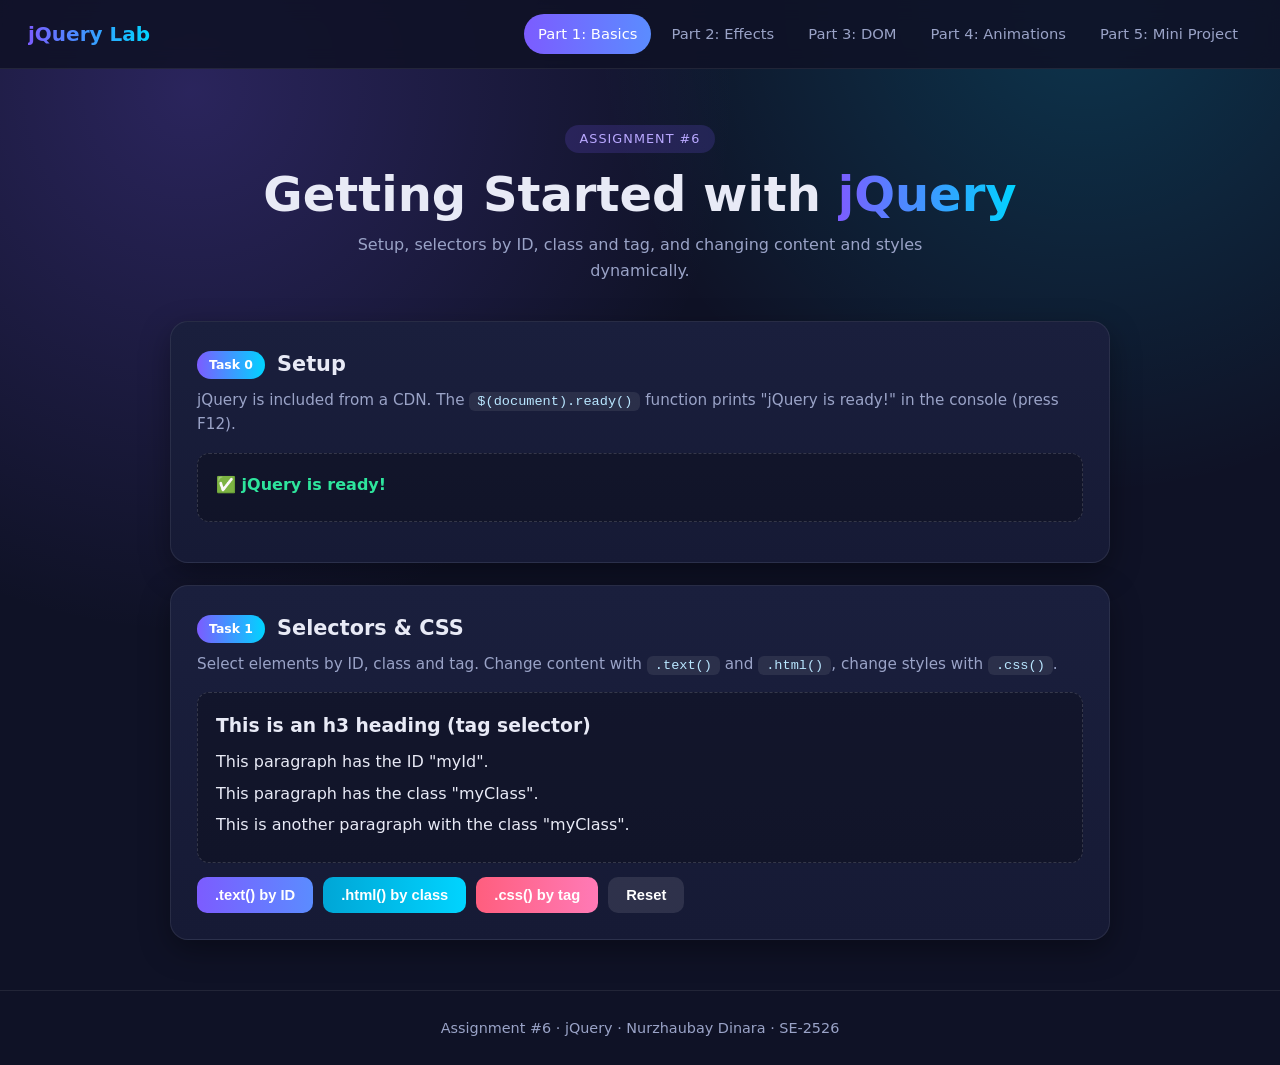
<file: index.html>
<!DOCTYPE html>
<html lang="en">
<head>
  <meta charset="UTF-8">
  <meta name="viewport" content="width=device-width, initial-scale=1">
  <title>Part 1 | jQuery Lab</title>
  <link rel="stylesheet" href="css/style.css">
</head>
<body>
  <header class="navbar">
    <a class="brand" href="index.html">jQuery Lab</a>
    <nav class="nav-links">
      <a href="index.html" class="active">Part 1: Basics</a>
      <a href="effects.html">Part 2: Effects</a>
      <a href="dom.html">Part 3: DOM</a>
      <a href="animations.html">Part 4: Animations</a>
      <a href="project.html">Part 5: Mini Project</a>
    </nav>
  </header>

  <div class="hero">
    <span class="tag">Assignment #6</span>
    <h1>Getting Started with <span>jQuery</span></h1>
    <p>Setup, selectors by ID, class and tag, and changing content and styles dynamically.</p>
  </div>

  <main class="container">
    <section class="card">
      <div class="card-head"><span class="badge">Task 0</span><h2>Setup</h2></div>
      <p class="desc">jQuery is included from a CDN. The <code>$(document).ready()</code> function prints "jQuery is ready!" in the console (press F12).</p>
      <div class="demo">
        <p id="status" class="status">Waiting for jQuery...</p>
      </div>
    </section>

    <section class="card">
      <div class="card-head"><span class="badge">Task 1</span><h2>Selectors &amp; CSS</h2></div>
      <p class="desc">Select elements by ID, class and tag. Change content with <code>.text()</code> and <code>.html()</code>, change styles with <code>.css()</code>.</p>
      <div class="demo">
        <h3>This is an h3 heading (tag selector)</h3>
        <p id="myId">This paragraph has the ID "myId".</p>
        <p class="myClass">This paragraph has the class "myClass".</p>
        <p class="myClass">This is another paragraph with the class "myClass".</p>
      </div>
      <div class="btns">
        <button class="btn" id="btnText">.text() by ID</button>
        <button class="btn alt" id="btnHtml">.html() by class</button>
        <button class="btn warn" id="btnCss">.css() by tag</button>
        <button class="btn ghost" id="btnReset">Reset</button>
      </div>
    </section>
  </main>

  <footer>Assignment #6 · jQuery · Nurzhaubay Dinara · SE-2526</footer>

  <script src="https://code.jquery.com/jquery-3.7.1.min.js"></script>
  <script src="js/part1.js"></script>
</body>
</html>
</file>
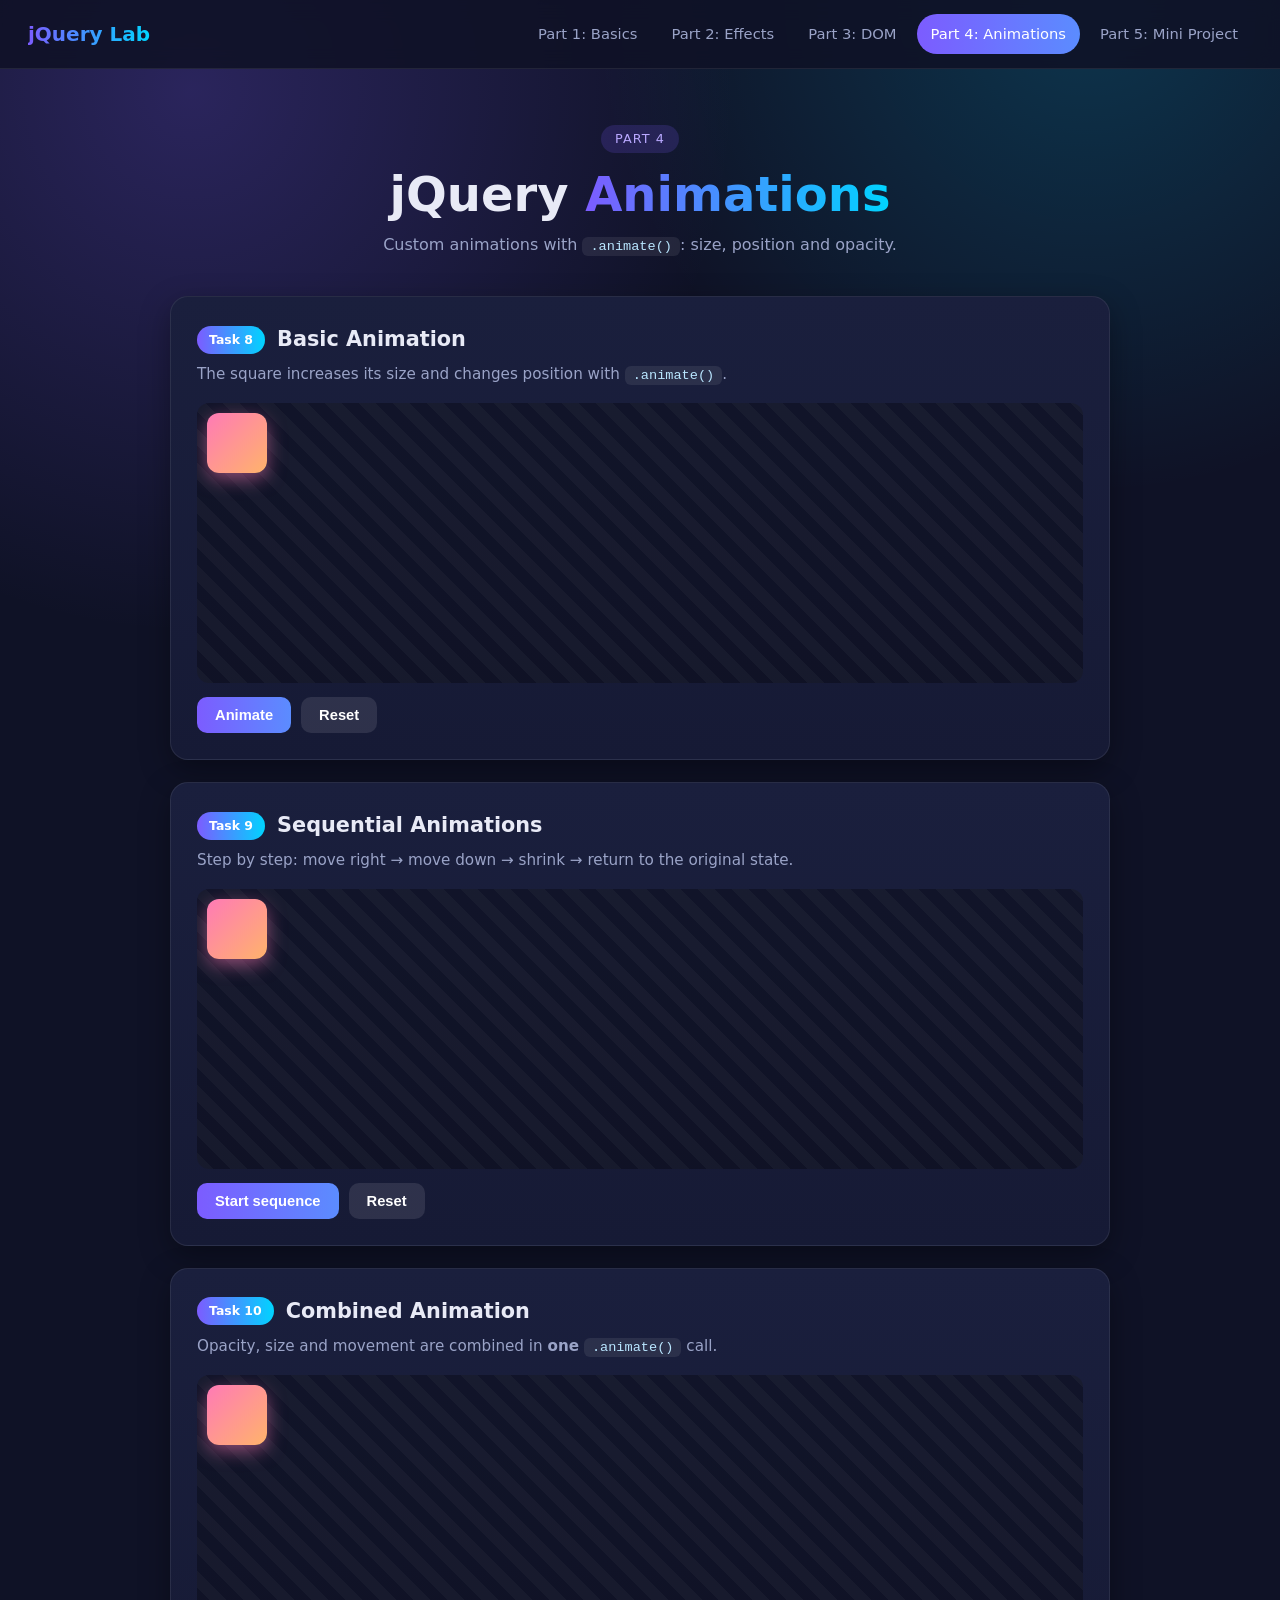
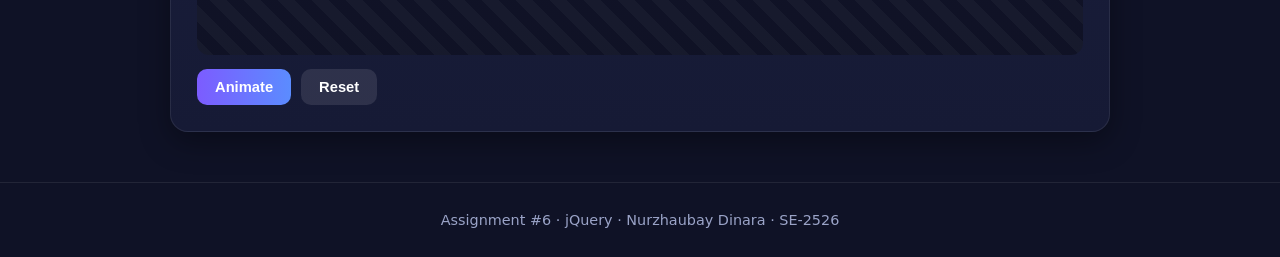
<file: animations.html>
<!DOCTYPE html>
<html lang="en">
<head>
  <meta charset="UTF-8">
  <meta name="viewport" content="width=device-width, initial-scale=1">
  <title>Part 4 | jQuery Lab</title>
  <link rel="stylesheet" href="css/style.css">
</head>
<body>
  <header class="navbar">
    <a class="brand" href="index.html">jQuery Lab</a>
    <nav class="nav-links">
      <a href="index.html">Part 1: Basics</a>
      <a href="effects.html">Part 2: Effects</a>
      <a href="dom.html">Part 3: DOM</a>
      <a href="animations.html" class="active">Part 4: Animations</a>
      <a href="project.html">Part 5: Mini Project</a>
    </nav>
  </header>

  <div class="hero">
    <span class="tag">Part 4</span>
    <h1>jQuery <span>Animations</span></h1>
    <p>Custom animations with <code>.animate()</code>: size, position and opacity.</p>
  </div>

  <main class="container">
    <section class="card">
      <div class="card-head"><span class="badge">Task 8</span><h2>Basic Animation</h2></div>
      <p class="desc">The square increases its size and changes position with <code>.animate()</code>.</p>
      <div class="stage"><div class="box" id="box8"></div></div>
      <div class="btns">
        <button class="btn" id="a8">Animate</button>
        <button class="btn ghost" id="r8">Reset</button>
      </div>
    </section>

    <section class="card">
      <div class="card-head"><span class="badge">Task 9</span><h2>Sequential Animations</h2></div>
      <p class="desc">Step by step: move right → move down → shrink → return to the original state.</p>
      <div class="stage"><div class="box" id="box9"></div></div>
      <div class="btns">
        <button class="btn" id="a9">Start sequence</button>
        <button class="btn ghost" id="r9">Reset</button>
      </div>
    </section>

    <section class="card">
      <div class="card-head"><span class="badge">Task 10</span><h2>Combined Animation</h2></div>
      <p class="desc">Opacity, size and movement are combined in <b>one</b> <code>.animate()</code> call.</p>
      <div class="stage"><div class="box" id="box10"></div></div>
      <div class="btns">
        <button class="btn" id="a10">Animate</button>
        <button class="btn ghost" id="r10">Reset</button>
      </div>
    </section>
  </main>

  <footer>Assignment #6 · jQuery · Nurzhaubay Dinara · SE-2526</footer>

  <script src="https://code.jquery.com/jquery-3.7.1.min.js"></script>
  <script src="js/animations.js"></script>
</body>
</html>
</file>
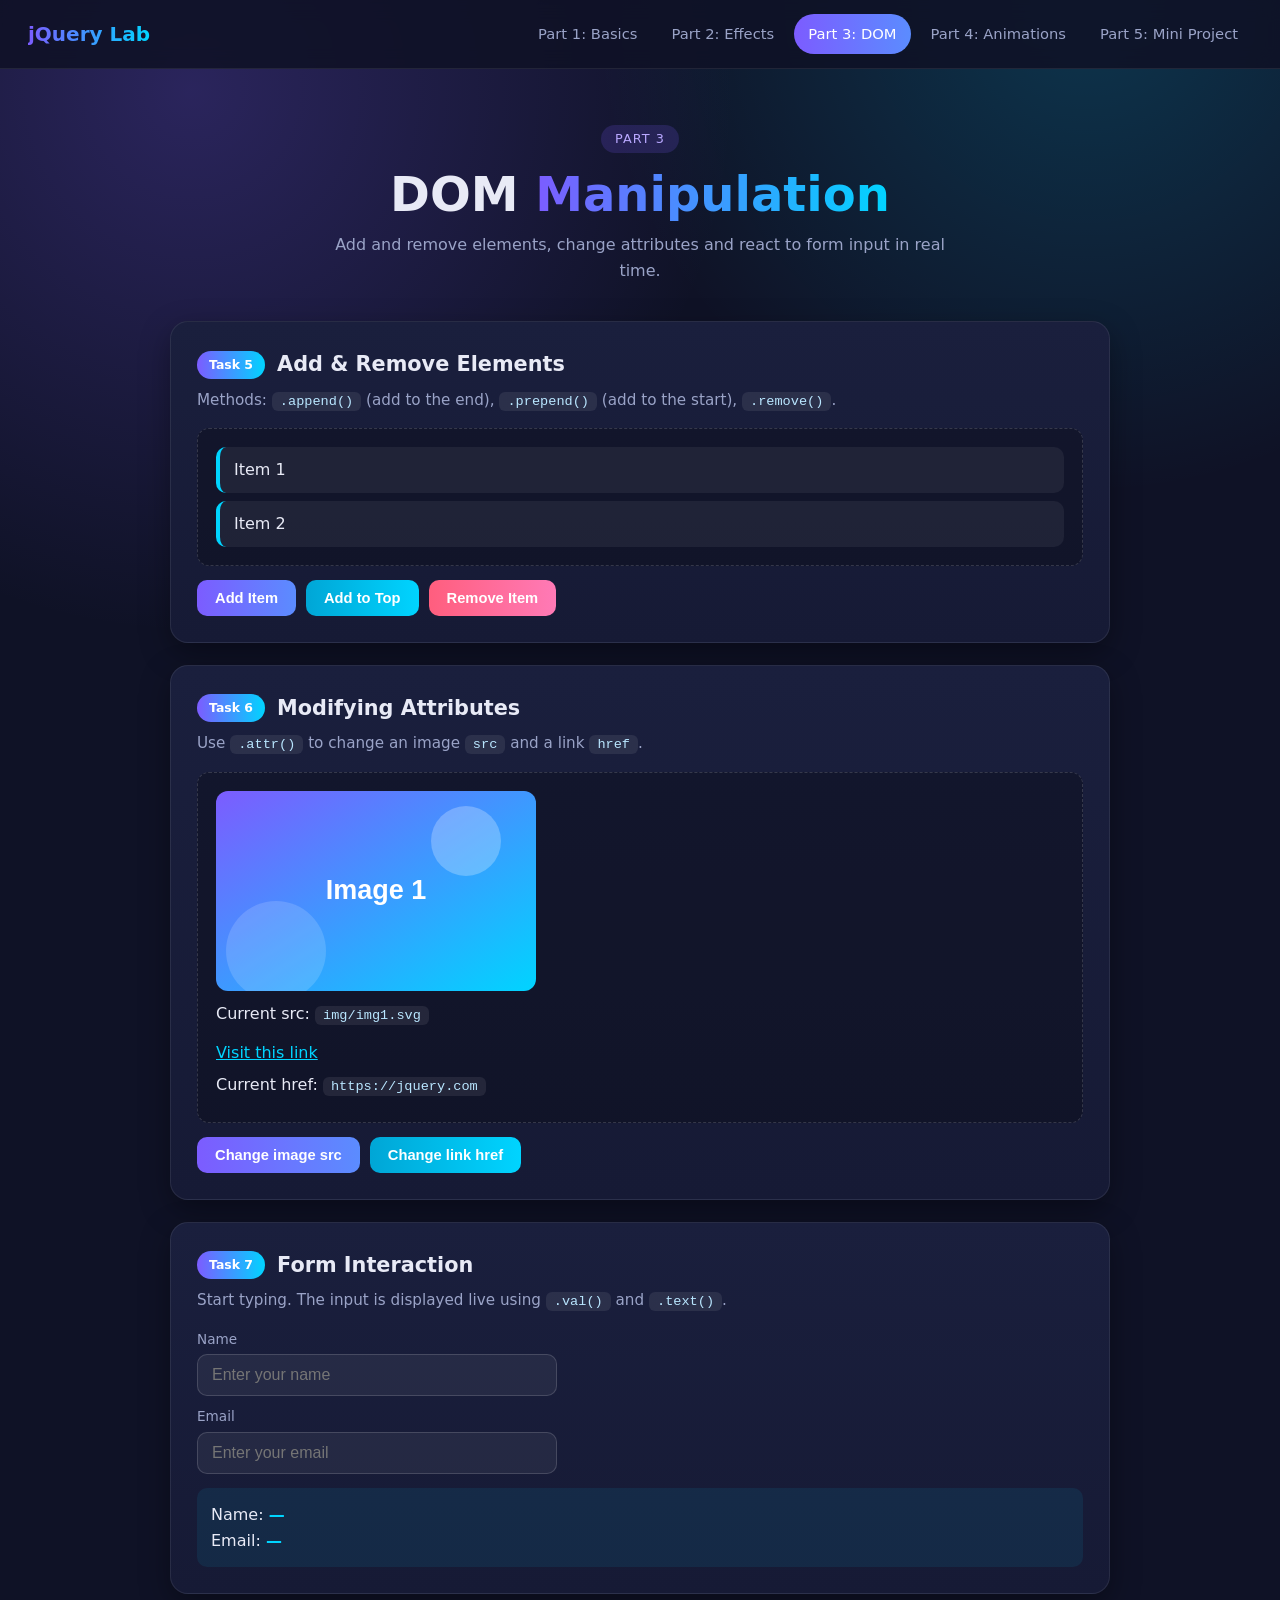
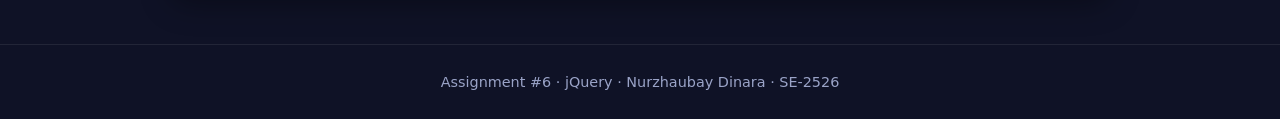
<file: dom.html>
<!DOCTYPE html>
<html lang="en">
<head>
  <meta charset="UTF-8">
  <meta name="viewport" content="width=device-width, initial-scale=1">
  <title>Part 3 | jQuery Lab</title>
  <link rel="stylesheet" href="css/style.css">
</head>
<body>
  <header class="navbar">
    <a class="brand" href="index.html">jQuery Lab</a>
    <nav class="nav-links">
      <a href="index.html">Part 1: Basics</a>
      <a href="effects.html">Part 2: Effects</a>
      <a href="dom.html" class="active">Part 3: DOM</a>
      <a href="animations.html">Part 4: Animations</a>
      <a href="project.html">Part 5: Mini Project</a>
    </nav>
  </header>

  <div class="hero">
    <span class="tag">Part 3</span>
    <h1>DOM <span>Manipulation</span></h1>
    <p>Add and remove elements, change attributes and react to form input in real time.</p>
  </div>

  <main class="container">
    <section class="card">
      <div class="card-head"><span class="badge">Task 5</span><h2>Add &amp; Remove Elements</h2></div>
      <p class="desc">Methods: <code>.append()</code> (add to the end), <code>.prepend()</code> (add to the start), <code>.remove()</code>.</p>
      <div class="demo">
        <ul class="list" id="list">
          <li>Item 1</li>
          <li>Item 2</li>
        </ul>
      </div>
      <div class="btns">
        <button class="btn" id="addItem">Add Item</button>
        <button class="btn alt" id="addTop">Add to Top</button>
        <button class="btn warn" id="removeItem">Remove Item</button>
      </div>
    </section>

    <section class="card">
      <div class="card-head"><span class="badge">Task 6</span><h2>Modifying Attributes</h2></div>
      <p class="desc">Use <code>.attr()</code> to change an image <code>src</code> and a link <code>href</code>.</p>
      <div class="demo">
        <img id="attrImg" class="pic" src="img/img1.svg" alt="Image 1">
        <p style="margin-top:10px">Current src: <code id="srcShow">img/img1.svg</code></p>
        <p style="margin-top:14px"><a id="myLink" href="https://jquery.com" target="_blank" style="color:#00d4ff">Visit this link</a></p>
        <p>Current href: <code id="hrefShow">https://jquery.com</code></p>
      </div>
      <div class="btns">
        <button class="btn" id="changeSrc">Change image src</button>
        <button class="btn alt" id="changeHref">Change link href</button>
      </div>
    </section>

    <section class="card">
      <div class="card-head"><span class="badge">Task 7</span><h2>Form Interaction</h2></div>
      <p class="desc">Start typing. The input is displayed live using <code>.val()</code> and <code>.text()</code>.</p>
      <form id="form" onsubmit="return false">
        <label for="name">Name</label>
        <input type="text" id="name" placeholder="Enter your name">
        <label for="email">Email</label>
        <input type="email" id="email" placeholder="Enter your email">
      </form>
      <div class="out">
        <p>Name: <b id="outName">—</b></p>
        <p>Email: <b id="outEmail">—</b></p>
      </div>
    </section>
  </main>

  <footer>Assignment #6 · jQuery · Nurzhaubay Dinara · SE-2526</footer>

  <script src="https://code.jquery.com/jquery-3.7.1.min.js"></script>
  <script src="js/dom.js"></script>
</body>
</html>
</file>
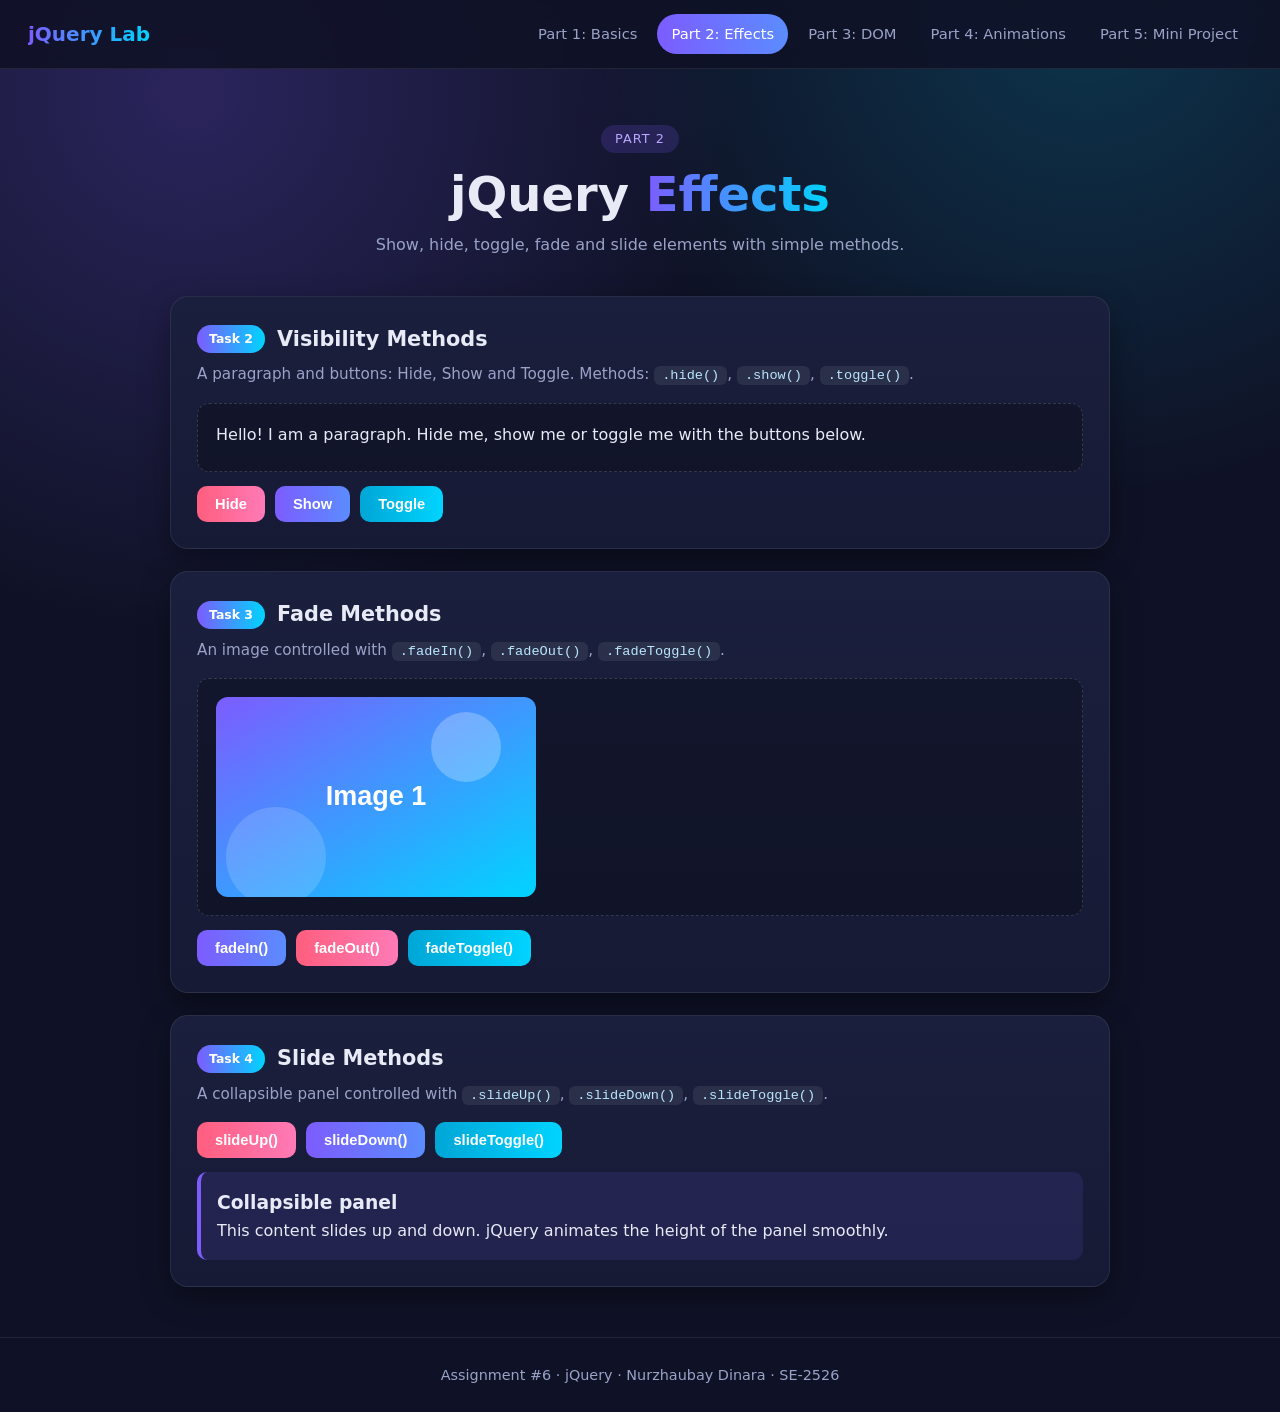
<file: effects.html>
<!DOCTYPE html>
<html lang="en">
<head>
  <meta charset="UTF-8">
  <meta name="viewport" content="width=device-width, initial-scale=1">
  <title>Part 2 | jQuery Lab</title>
  <link rel="stylesheet" href="css/style.css">
</head>
<body>
  <header class="navbar">
    <a class="brand" href="index.html">jQuery Lab</a>
    <nav class="nav-links">
      <a href="index.html">Part 1: Basics</a>
      <a href="effects.html" class="active">Part 2: Effects</a>
      <a href="dom.html">Part 3: DOM</a>
      <a href="animations.html">Part 4: Animations</a>
      <a href="project.html">Part 5: Mini Project</a>
    </nav>
  </header>

  <div class="hero">
    <span class="tag">Part 2</span>
    <h1>jQuery <span>Effects</span></h1>
    <p>Show, hide, toggle, fade and slide elements with simple methods.</p>
  </div>

  <main class="container">
    <section class="card">
      <div class="card-head"><span class="badge">Task 2</span><h2>Visibility Methods</h2></div>
      <p class="desc">A paragraph and buttons: Hide, Show and Toggle. Methods: <code>.hide()</code>, <code>.show()</code>, <code>.toggle()</code>.</p>
      <div class="demo">
        <p id="para">Hello! I am a paragraph. Hide me, show me or toggle me with the buttons below.</p>
      </div>
      <div class="btns">
        <button class="btn warn" id="hide">Hide</button>
        <button class="btn" id="show">Show</button>
        <button class="btn alt" id="toggle">Toggle</button>
      </div>
    </section>

    <section class="card">
      <div class="card-head"><span class="badge">Task 3</span><h2>Fade Methods</h2></div>
      <p class="desc">An image controlled with <code>.fadeIn()</code>, <code>.fadeOut()</code>, <code>.fadeToggle()</code>.</p>
      <div class="demo">
        <img id="fadeImg" class="pic" src="img/img1.svg" alt="Fade demo image">
      </div>
      <div class="btns">
        <button class="btn" id="fIn">fadeIn()</button>
        <button class="btn warn" id="fOut">fadeOut()</button>
        <button class="btn alt" id="fToggle">fadeToggle()</button>
      </div>
    </section>

    <section class="card">
      <div class="card-head"><span class="badge">Task 4</span><h2>Slide Methods</h2></div>
      <p class="desc">A collapsible panel controlled with <code>.slideUp()</code>, <code>.slideDown()</code>, <code>.slideToggle()</code>.</p>
      <div class="btns">
        <button class="btn warn" id="sUp">slideUp()</button>
        <button class="btn" id="sDown">slideDown()</button>
        <button class="btn alt" id="sToggle">slideToggle()</button>
      </div>
      <div class="panel" id="panel">
        <h3>Collapsible panel</h3>
        <p>This content slides up and down. jQuery animates the height of the panel smoothly.</p>
      </div>
    </section>
  </main>

  <footer>Assignment #6 · jQuery · Nurzhaubay Dinara · SE-2526</footer>

  <script src="https://code.jquery.com/jquery-3.7.1.min.js"></script>
  <script src="js/effects.js"></script>
</body>
</html>
</file>
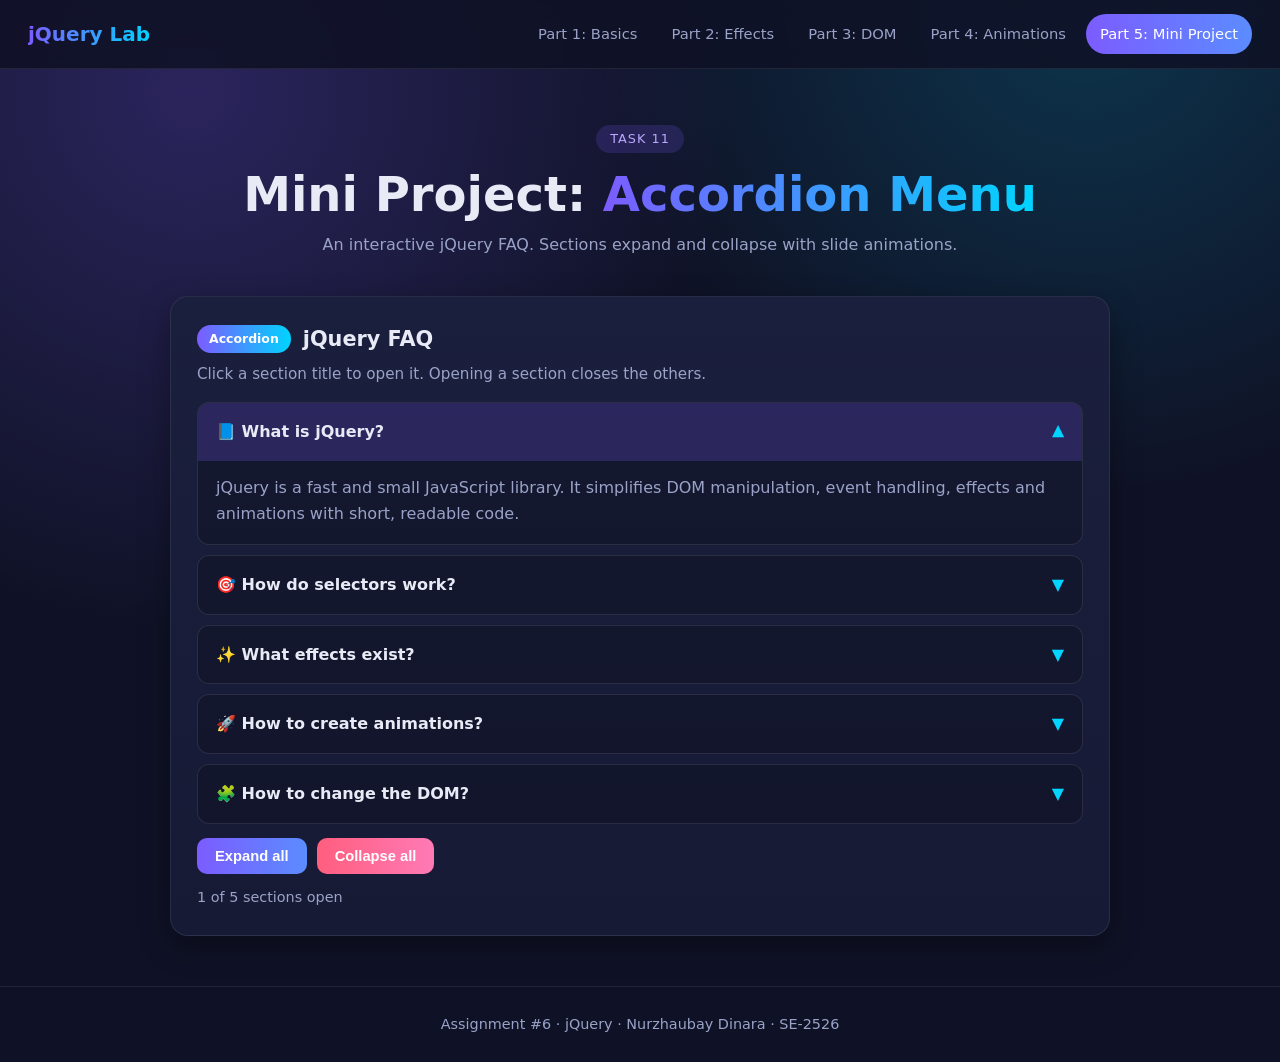
<file: project.html>
<!DOCTYPE html>
<html lang="en">
<head>
  <meta charset="UTF-8">
  <meta name="viewport" content="width=device-width, initial-scale=1">
  <title>Part 5 | jQuery Lab</title>
  <link rel="stylesheet" href="css/style.css">
</head>
<body>
  <header class="navbar">
    <a class="brand" href="index.html">jQuery Lab</a>
    <nav class="nav-links">
      <a href="index.html">Part 1: Basics</a>
      <a href="effects.html">Part 2: Effects</a>
      <a href="dom.html">Part 3: DOM</a>
      <a href="animations.html">Part 4: Animations</a>
      <a href="project.html" class="active">Part 5: Mini Project</a>
    </nav>
  </header>

  <div class="hero">
    <span class="tag">Task 11</span>
    <h1>Mini Project: <span>Accordion Menu</span></h1>
    <p>An interactive jQuery FAQ. Sections expand and collapse with slide animations.</p>
  </div>

  <main class="container">
    <section class="card">
      <div class="card-head"><span class="badge">Accordion</span><h2>jQuery FAQ</h2></div>
      <p class="desc">Click a section title to open it. Opening a section closes the others.</p>

      <div class="accordion">
        <div class="acc-item">
          <div class="acc-head"><span>📘 What is jQuery?</span><span class="acc-arrow">▼</span></div>
          <div class="acc-body">jQuery is a fast and small JavaScript library. It simplifies DOM manipulation, event handling, effects and animations with short, readable code.</div>
        </div>
        <div class="acc-item">
          <div class="acc-head"><span>🎯 How do selectors work?</span><span class="acc-arrow">▼</span></div>
          <div class="acc-body">Selectors find elements like in CSS: <code>$("#id")</code> by ID, <code>$(".class")</code> by class and <code>$("p")</code> by tag name.</div>
        </div>
        <div class="acc-item">
          <div class="acc-head"><span>✨ What effects exist?</span><span class="acc-arrow">▼</span></div>
          <div class="acc-body">Show/hide (<code>.show()</code>, <code>.hide()</code>, <code>.toggle()</code>), fade (<code>.fadeIn()</code>, <code>.fadeOut()</code>) and slide (<code>.slideUp()</code>, <code>.slideDown()</code>, <code>.slideToggle()</code>).</div>
        </div>
        <div class="acc-item">
          <div class="acc-head"><span>🚀 How to create animations?</span><span class="acc-arrow">▼</span></div>
          <div class="acc-body">Use <code>.animate()</code> with numeric CSS properties, like width, height, left, top and opacity. Several <code>.animate()</code> calls in a row are queued and play one after another.</div>
        </div>
        <div class="acc-item">
          <div class="acc-head"><span>🧩 How to change the DOM?</span><span class="acc-arrow">▼</span></div>
          <div class="acc-body">Add elements with <code>.append()</code> and <code>.prepend()</code>, delete them with <code>.remove()</code>, and change attributes with <code>.attr()</code>.</div>
        </div>
      </div>

      <div class="btns">
        <button class="btn" id="openAll">Expand all</button>
        <button class="btn warn" id="closeAll">Collapse all</button>
      </div>
      <p class="counter" id="counter"></p>
    </section>
  </main>

  <footer>Assignment #6 · jQuery · Nurzhaubay Dinara · SE-2526</footer>

  <script src="https://code.jquery.com/jquery-3.7.1.min.js"></script>
  <script src="js/project.js"></script>
</body>
</html>
</file>
<file: css/style.css>
:root {
  --bg: #0f1226;
  --card: #1a1f3d;
  --text: #e8eaf6;
  --muted: #9aa3c7;
  --primary: #7c5cff;
  --cyan: #00d4ff;
  --pink: #ff7ab6;
}

* { margin: 0; padding: 0; box-sizing: border-box; }

body {
  font-family: "Segoe UI", system-ui, -apple-system, Roboto, Arial, sans-serif;
  background: var(--bg);
  background-image:
    radial-gradient(circle at 15% 10%, rgba(124, 92, 255, .25), transparent 40%),
    radial-gradient(circle at 85% 0%, rgba(0, 212, 255, .18), transparent 35%);
  background-attachment: fixed;
  color: var(--text);
  line-height: 1.6;
  min-height: 100vh;
}

/* ---------- NAVBAR ---------- */
.navbar {
  position: sticky; top: 0; z-index: 50;
  display: flex; align-items: center; justify-content: space-between;
  flex-wrap: wrap; gap: 10px;
  padding: 14px 28px;
  background: rgba(15, 18, 38, .88);
  backdrop-filter: blur(10px);
  border-bottom: 1px solid rgba(255, 255, 255, .08);
}
.brand {
  font-weight: 800; font-size: 1.25rem; text-decoration: none;
  background: linear-gradient(90deg, var(--primary), var(--cyan));
  -webkit-background-clip: text; background-clip: text; color: transparent;
}
.nav-links { display: flex; gap: 6px; flex-wrap: wrap; }
.nav-links a {
  color: var(--muted); text-decoration: none;
  padding: 8px 14px; border-radius: 999px; font-size: .92rem;
  transition: .2s;
}
.nav-links a:hover { color: #fff; background: rgba(255, 255, 255, .08); }
.nav-links a.active { color: #fff; background: linear-gradient(90deg, var(--primary), #5b8cff); }

/* ---------- HERO ---------- */
.hero { text-align: center; padding: 56px 20px 28px; }
.hero .tag {
  display: inline-block; padding: 4px 14px; border-radius: 999px;
  background: rgba(124, 92, 255, .18); color: #b9a8ff;
  font-size: .8rem; letter-spacing: .08em; text-transform: uppercase;
  margin-bottom: 14px;
}
.hero h1 { font-size: clamp(2rem, 5vw, 3rem); line-height: 1.15; margin-bottom: 10px; }
.hero h1 span {
  background: linear-gradient(90deg, var(--primary), var(--cyan));
  -webkit-background-clip: text; background-clip: text; color: transparent;
}
.hero p { color: var(--muted); max-width: 640px; margin: 0 auto; }

/* ---------- CARDS ---------- */
.container { max-width: 980px; margin: 0 auto; padding: 10px 20px 50px; display: grid; gap: 22px; }
.card {
  background: linear-gradient(180deg, var(--card), #161a35);
  border: 1px solid rgba(255, 255, 255, .08);
  border-radius: 18px; padding: 26px;
  box-shadow: 0 10px 30px rgba(0, 0, 0, .35);
}
.card-head { display: flex; align-items: center; gap: 12px; margin-bottom: 6px; flex-wrap: wrap; }
.card-head h2 { font-size: 1.3rem; }
.badge {
  padding: 4px 12px; border-radius: 999px; font-size: .78rem; font-weight: 700;
  background: linear-gradient(90deg, var(--primary), var(--cyan)); color: #fff;
}
.desc { color: var(--muted); margin-bottom: 16px; font-size: .95rem; }
.demo {
  background: rgba(0, 0, 0, .25);
  border: 1px dashed rgba(255, 255, 255, .15);
  border-radius: 12px; padding: 18px; margin-bottom: 14px;
}
.demo h3 { margin-bottom: 8px; }
.demo p { margin-bottom: 6px; }
.status { font-weight: 700; color: #2ee59d; }
code { background: rgba(255, 255, 255, .08); padding: 2px 8px; border-radius: 6px; color: #b9e6ff; font-size: .85rem; }

/* ---------- BUTTONS ---------- */
.btns { display: flex; gap: 10px; flex-wrap: wrap; }
.btn {
  border: 0; cursor: pointer; color: #fff; font-weight: 600; font-size: .92rem;
  padding: 10px 18px; border-radius: 10px;
  background: linear-gradient(90deg, var(--primary), #5b8cff);
  transition: transform .15s, box-shadow .15s;
}
.btn:hover { transform: translateY(-2px); box-shadow: 0 6px 18px rgba(124, 92, 255, .45); }
.btn.alt { background: linear-gradient(90deg, #00a6d6, var(--cyan)); }
.btn.warn { background: linear-gradient(90deg, #ff5e7e, var(--pink)); }
.btn.ghost { background: rgba(255, 255, 255, .1); }

/* ---------- MEDIA / PANEL / LIST ---------- */
.pic { width: 100%; max-width: 320px; border-radius: 12px; display: block; }
.panel {
  background: rgba(124, 92, 255, .12);
  border-left: 4px solid var(--primary);
  padding: 16px; border-radius: 10px; margin-top: 14px;
}
.list { list-style: none; display: grid; gap: 8px; }
.list li {
  padding: 10px 14px; border-radius: 10px;
  background: rgba(255, 255, 255, .06);
  border-left: 4px solid var(--cyan);
}

/* ---------- FORM ---------- */
label { display: block; font-size: .85rem; color: var(--muted); margin: 10px 0 4px; }
input[type="text"], input[type="email"] {
  width: 100%; max-width: 360px; padding: 11px 14px; border-radius: 10px;
  border: 1px solid rgba(255, 255, 255, .15);
  background: rgba(255, 255, 255, .06); color: var(--text); font-size: 1rem; outline: none;
}
input:focus { border-color: var(--primary); box-shadow: 0 0 0 3px rgba(124, 92, 255, .3); }
.out { margin-top: 14px; padding: 14px; border-radius: 10px; background: rgba(0, 212, 255, .08); }
.out b { color: var(--cyan); }

/* ---------- ANIMATION STAGE ---------- */
.stage {
  position: relative; height: 280px; border-radius: 12px; overflow: hidden; margin-bottom: 14px;
  background:
    repeating-linear-gradient(45deg, rgba(255, 255, 255, .03) 0 12px, transparent 12px 24px),
    rgba(0, 0, 0, .3);
}
.box {
  position: absolute; top: 10px; left: 10px; width: 60px; height: 60px; border-radius: 12px;
  background: linear-gradient(135deg, var(--pink), #ffb36b);
  box-shadow: 0 6px 18px rgba(255, 122, 182, .5);
}

/* ---------- ACCORDION ---------- */
.accordion { display: grid; gap: 10px; margin-bottom: 14px; }
.acc-item {
  border: 1px solid rgba(255, 255, 255, .1); border-radius: 12px; overflow: hidden;
  background: rgba(0, 0, 0, .2);
}
.acc-head {
  display: flex; justify-content: space-between; align-items: center;
  padding: 16px 18px; cursor: pointer; font-weight: 600; transition: background .2s;
}
.acc-head:hover { background: rgba(255, 255, 255, .06); }
.acc-item.open .acc-head { background: rgba(124, 92, 255, .22); }
.acc-arrow { transition: transform .3s; color: var(--cyan); }
.acc-item.open .acc-arrow { transform: rotate(180deg); }
.acc-body { display: none; padding: 14px 18px 18px; color: var(--muted); }
.counter { color: var(--muted); margin-top: 12px; font-size: .9rem; }

/* ---------- FOOTER ---------- */
footer {
  text-align: center; color: var(--muted); padding: 26px; font-size: .9rem;
  border-top: 1px solid rgba(255, 255, 255, .08);
}

@media (max-width: 600px) {
  .navbar { padding: 12px 14px; }
  .card { padding: 18px; }
}
</file>
